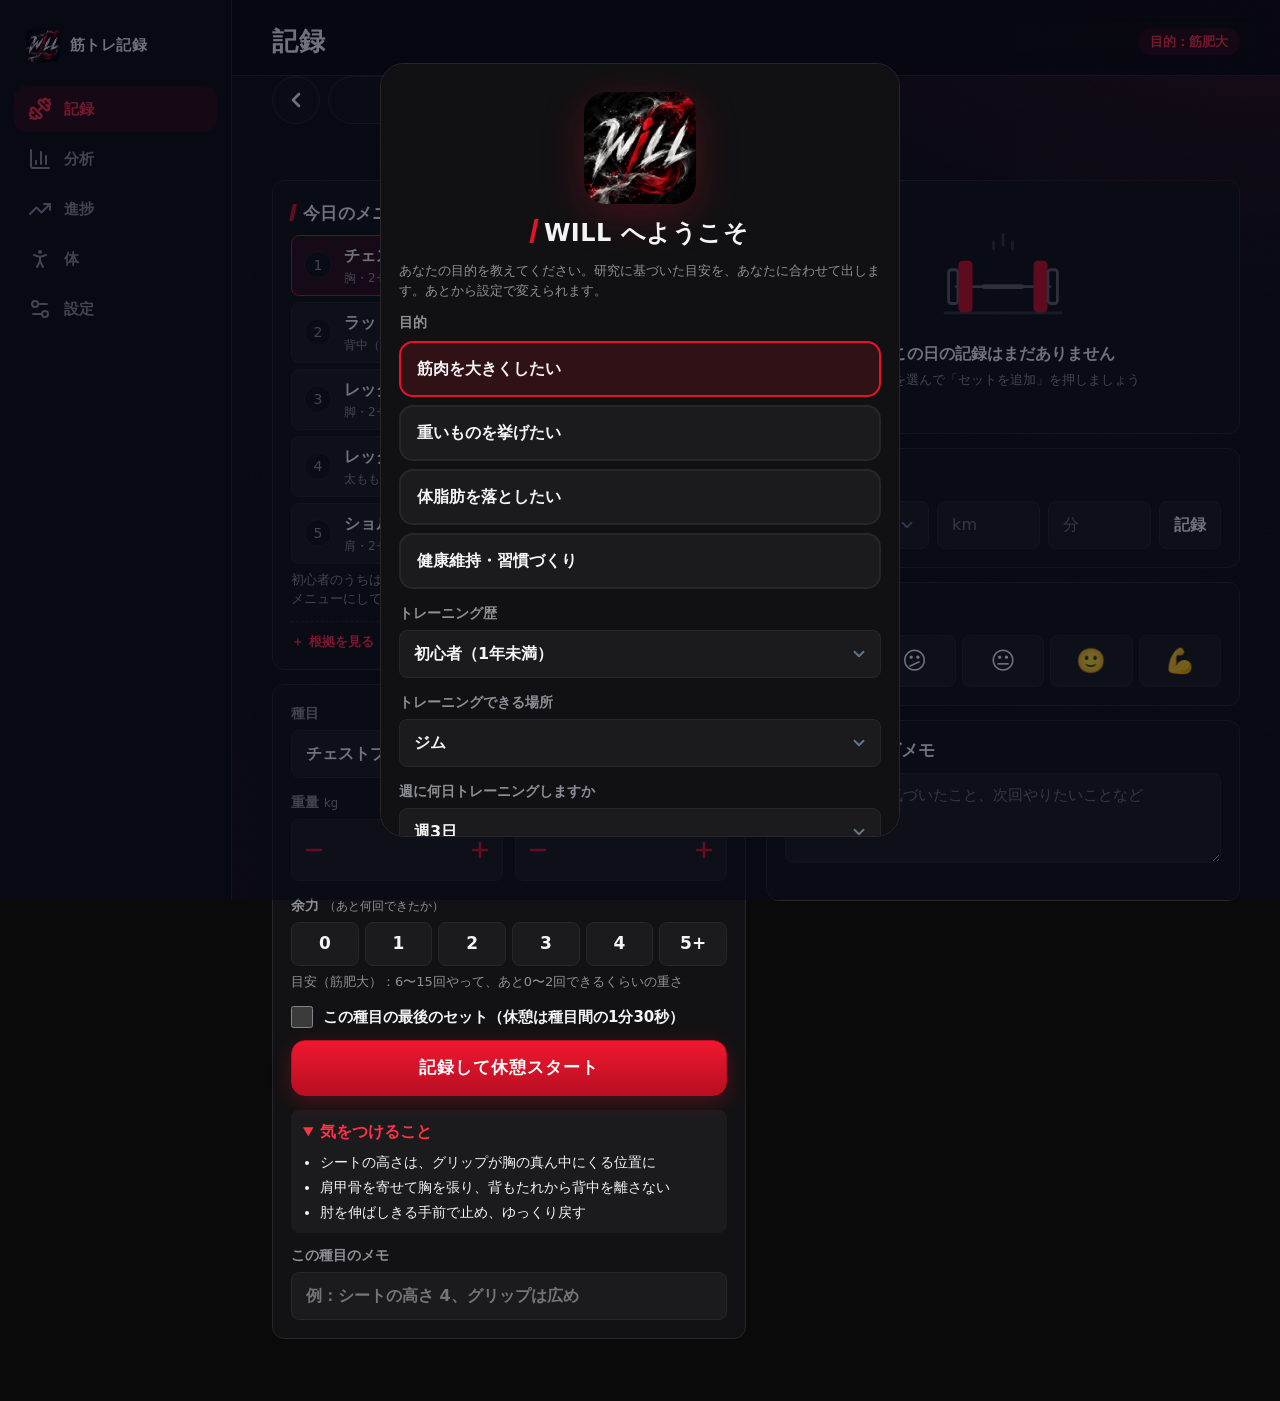
<file: index.html>
<!doctype html>
<html lang="ja">
<head>
  <meta charset="utf-8">
  <meta name="viewport" content="width=device-width, initial-scale=1, viewport-fit=cover">
  <!-- 読み込めるものを、このサイト・Supabase・Google Fonts だけに制限する（不正なスクリプトの実行を防ぐ） -->
  <meta http-equiv="Content-Security-Policy" content="default-src 'self'; script-src 'self'; style-src 'self' 'unsafe-inline' https://fonts.googleapis.com; font-src https://fonts.gstatic.com; img-src 'self' data: blob:; media-src 'self' blob:; connect-src 'self' https://*.supabase.co wss://*.supabase.co https://fonts.googleapis.com https://fonts.gstatic.com; worker-src 'self'; manifest-src 'self'; object-src 'none'; base-uri 'self'; form-action 'self'">
  <meta name="referrer" content="no-referrer">
  <meta name="theme-color" content="#0A0A0B">
  <meta name="description" content="研究に基づいて、目的に合わせたトレーニングの目安と弱点を教えてくれる筋トレ記録アプリ">
  <title>WILL | 科学で鍛える筋トレ記録</title>
  <link rel="manifest" href="manifest.webmanifest">
  <link rel="icon" href="icons/favicon-96.png" sizes="96x96" type="image/png">
  <link rel="icon" href="icons/favicon-32.png" sizes="32x32" type="image/png">
  <link rel="apple-touch-icon" href="icons/apple-touch-icon.png">
  <meta name="apple-mobile-web-app-capable" content="yes">
  <meta name="apple-mobile-web-app-title" content="WILL">
  <link rel="preconnect" href="https://fonts.googleapis.com">
  <link rel="preconnect" href="https://fonts.gstatic.com" crossorigin>
  <link rel="stylesheet" href="https://fonts.googleapis.com/css2?family=M+PLUS+1:wght@400;500;700;800;900&family=Oswald:wght@500;600;700&display=swap">
  <link rel="stylesheet" href="style.css">
</head>
<body>
  <header class="topbar">
    <h1 class="brand"><i data-logo class="logo-mark"></i><span class="sr-only">WILL</span></h1>
    <span id="page-title" class="page-title">記録</span>
    <span id="goal-badge" class="badge"></span>
  </header>

  <main>
    <!-- 記録 -->
    <section id="tab-log" class="tab active">
      <div class="date-nav">
        <button type="button" id="date-prev" class="icon-btn" aria-label="前の日"><i data-icon="chevron-left" class="icon"></i></button>
        <label class="date-label">
          <span id="date-text"></span>
          <input type="date" id="log-date" aria-label="日付を選ぶ">
        </label>
        <button type="button" id="date-next" class="icon-btn" aria-label="次の日"><i data-icon="chevron-right" class="icon"></i></button>
      </div>
      <p id="cycle-info" class="pill hidden"></p>
      <p id="streak" class="streak"></p>

      <div class="log-grid">
      <div class="log-main">
      <div id="menu-card" class="card menu-card hidden"></div>

      <form id="add-set-form" class="card">
        <div class="field">
          <label for="exercise-input" class="field-label">種目</label>
          <div class="combo" id="exercise-combo">
            <input type="text" id="exercise-input" role="combobox" aria-expanded="false" aria-controls="exercise-options"
              aria-autocomplete="list" autocomplete="off" autocapitalize="off" spellcheck="false" placeholder="入力して検索（例：ベンチ、胸）">
            <button type="button" class="combo-toggle" id="exercise-toggle" tabindex="-1" aria-label="種目の一覧を開く"><i data-icon="chevron-down" class="icon"></i></button>
            <ul id="exercise-options" class="combo-list hidden" role="listbox" aria-label="種目の候補"></ul>
          </div>
          <input type="hidden" id="exercise-select">
          <div id="new-exercise-inline" class="new-inline hidden">
            <span>「<b id="new-ex-name"></b>」を追加。主に鍛える部位：</span>
            <select id="new-ex-muscle" aria-label="主に鍛える部位"></select>
            <button type="button" id="new-ex-add" class="small primary">追加</button>
            <button type="button" id="new-ex-cancel" class="small">やめる</button>
          </div>
        </div>
        <div id="suggestion" class="suggestion hidden"></div>

        <div id="sides" class="sides hidden" role="group" aria-label="右と左">
          <button type="button" data-side="右" class="on">右</button>
          <button type="button" data-side="左">左</button>
        </div>

        <div id="warmup" class="warmup hidden">
          <div>
            <span class="warmup-label">アップ（数えません）</span>
            <strong id="warmup-text"></strong>
          </div>
          <button type="button" id="warmup-done" class="small">アップ完了</button>
        </div>

        <div class="steppers">
          <div class="stepper">
            <span class="stepper-label">重量 <small>kg</small></span>
            <div class="stepper-ctrl">
              <button type="button" class="step" data-target="weight" data-delta="-2.5" aria-label="重量を減らす"><i data-icon="minus" class="icon"></i></button>
              <input type="number" id="weight" inputmode="decimal" step="0.5" min="0" required aria-label="重量 (kg)">
              <button type="button" class="step" data-target="weight" data-delta="2.5" aria-label="重量を増やす"><i data-icon="plus" class="icon"></i></button>
            </div>
          </div>
          <div class="stepper">
            <span class="stepper-label">回数</span>
            <div class="stepper-ctrl">
              <button type="button" class="step" data-target="reps" data-delta="-1" aria-label="回数を減らす"><i data-icon="minus" class="icon"></i></button>
              <input type="number" id="reps" inputmode="numeric" step="1" min="1" required aria-label="回数">
              <button type="button" class="step" data-target="reps" data-delta="1" aria-label="回数を増やす"><i data-icon="plus" class="icon"></i></button>
            </div>
          </div>
        </div>

        <div class="field">
          <span>余力 <small>（あと何回できたか）</small></span>
          <input type="hidden" id="rir" value="">
          <div class="chip-row" id="rir-chips" role="radiogroup" aria-label="余力">
            <button type="button" data-v="0">0</button>
            <button type="button" data-v="1">1</button>
            <button type="button" data-v="2">2</button>
            <button type="button" data-v="3">3</button>
            <button type="button" data-v="4">4</button>
            <button type="button" data-v="5">5+</button>
          </div>
          <p class="hint" id="rir-target"></p>
        </div>

        <label class="check last-set"><input type="checkbox" id="last-set"> この種目の最後のセット（休憩は種目間の1分30秒）</label>

        <button type="submit" class="primary big-btn">記録して休憩スタート</button>

        <details id="tips" class="tips hidden">
          <summary>気をつけること</summary>
          <ul id="tips-list"></ul>
        </details>
        <label class="ex-note">この種目のメモ
          <input type="text" id="ex-note" placeholder="例：シートの高さ 4、グリップは広め" autocomplete="off">
        </label>
      </form>

      <div id="timer" class="card timer-card hidden">
        <div class="dial" id="dial">
          <svg viewBox="0 0 200 200" aria-hidden="true">
            <circle class="dial-bg" cx="100" cy="100" r="90"></circle>
            <circle class="dial-fg" id="dial-ring" cx="100" cy="100" r="90"></circle>
          </svg>
          <div class="dial-readout">
            <div class="dial-time" id="timer-display" role="timer" aria-live="off">0:00</div>
            <div class="dial-label" id="timer-label">休憩</div>
          </div>
        </div>
        <p id="timer-banner" class="timer-banner hidden">休憩終了。次のセットへ</p>
        <div class="timer-controls">
          <button type="button" id="timer-minus" aria-label="15秒減らす">−15秒</button>
          <button type="button" id="timer-toggle" class="primary">一時停止</button>
          <button type="button" id="timer-plus" aria-label="15秒増やす">+15秒</button>
        </div>
        <button type="button" id="sound-off" class="sound-off hidden">🔇 音がオフになっています。タップしてオン</button>
        <button type="button" id="timer-stop" class="small ghost">タイマーを閉じる</button>
      </div>
      </div>

      <div class="log-side">
      <div id="day-log"></div>

      <div class="card">
        <h2>有酸素</h2>
        <form id="cardio-form" class="cardio-form">
          <select id="cardio-type" aria-label="種類"></select>
          <input type="number" id="cardio-km" inputmode="decimal" step="0.1" min="0" placeholder="km" aria-label="距離 (km)">
          <input type="number" id="cardio-min" inputmode="numeric" step="1" min="0" placeholder="分" aria-label="時間 (分)">
          <button type="submit">記録</button>
        </form>
        <ul id="cardio-list" class="sets"></ul>
      </div>

      <div class="card">
        <h2>今日の調子</h2>
        <div class="chip-row emoji" id="condition" role="radiogroup" aria-label="今日の調子">
          <button type="button" data-v="1" aria-label="とても悪い">😫</button>
          <button type="button" data-v="2" aria-label="悪い">😕</button>
          <button type="button" data-v="3" aria-label="ふつう">😐</button>
          <button type="button" data-v="4" aria-label="良い">🙂</button>
          <button type="button" data-v="5" aria-label="とても良い">💪</button>
        </div>
      </div>

      <div class="card">
        <h2>トレーニングメモ</h2>
        <textarea id="day-note" rows="3" placeholder="今日の体調、気づいたこと、次回やりたいことなど"></textarea>
        <p class="hint" id="day-note-saved" aria-live="polite"></p>
      </div>
          </div>
      </div>
    </section>

    <!-- 分析 -->
    <section id="tab-analysis" class="tab">
      <div id="analysis"></div>
    </section>

    <!-- 進捗 -->
    <section id="tab-progress" class="tab">
      <div class="cols">
      <div>
      <label class="field">種目
        <select id="graph-exercise"></select>
      </label>
      <div class="segmented" id="metric-select" role="radiogroup" aria-label="グラフの指標">
        <button type="button" data-metric="max" class="on">最大重量</button>
        <button type="button" data-metric="e1rm">推定1RM</button>
        <button type="button" data-metric="volume">総挙上量</button>
      </div>
      <div id="graph" class="card"></div>
      </div>

      <div class="card">
        <h2>今週のまとめをシェア</h2>
        <p class="hint">今週の記録を画像にして、SNS に投稿できます。</p>
        <button type="button" id="share-week"><i data-icon="share-2" class="icon"></i>画像を作る</button>
        <img id="share-preview" class="share-preview hidden" alt="今週のまとめ画像">
      </div>
      </div>

      <h2 class="section-title">履歴</h2>
      <div id="history-list"></div>
    </section>

    <!-- 体 -->
    <section id="tab-body" class="tab">
      <div id="body-tiles" class="tiles"></div>
      <div class="card">
        <h2>体重</h2>
        <form id="bodyweight-form" class="row">
          <input type="date" id="bw-date" aria-label="日付">
          <input type="number" id="bw-value" inputmode="decimal" step="0.1" min="20" max="300" placeholder="kg" required aria-label="体重 (kg)">
          <button type="submit">記録</button>
        </form>
        <div id="bw-summary"></div>
        <div id="bw-graph"></div>
      </div>

      <div class="card" id="protein-card"></div>

      <div class="card">
        <h2>サイズ</h2>
        <p class="hint">写真より正確に変化がわかります。メジャーで、毎回同じ場所をはかりましょう。</p>
        <form id="measure-form">
          <input type="date" id="ms-date" aria-label="日付">
          <div class="grid2">
            <label>ウエスト (cm)<input type="number" step="0.1" min="0" inputmode="decimal" data-key="waist"></label>
            <label>胸囲 (cm)<input type="number" step="0.1" min="0" inputmode="decimal" data-key="chest"></label>
            <label>腕 (cm)<input type="number" step="0.1" min="0" inputmode="decimal" data-key="arm"></label>
            <label>太もも (cm)<input type="number" step="0.1" min="0" inputmode="decimal" data-key="thigh"></label>
            <label>お尻 (cm)<input type="number" step="0.1" min="0" inputmode="decimal" data-key="hip"></label>
          </div>
          <button type="submit">記録</button>
        </form>
        <div id="measure-summary"></div>
      </div>

      <a class="card link-card" href="photo.html">
        <i data-icon="camera" class="icon link-icon"></i>
        <div>
          <h2>体の写真</h2>
          <p class="hint">前回の写真を重ねて同じ位置で撮り、見た目の変化を比べられます。</p>
        </div>
      </a>

      <div class="card" id="cycle-card"></div>

      <div class="card coming-soon">
        <h2><i data-icon="sparkles" class="icon"></i>AI 食事アドバイス <span class="badge">準備中</span></h2>
        <p class="hint">食事の写真や内容から、目的に合わせて改善点を AI がアドバイスする機能を準備しています。AI の利用料がかかるため、有料プランでの提供を予定しています。</p>
      </div>
    </section>

    <!-- 設定 -->
    <section id="tab-settings" class="tab">
      <form id="profile-form" class="card">
        <h2>あなたについて</h2>
        <label>目的
          <select id="pf-goal"></select>
        </label>
        <label>トレーニング歴
          <select id="pf-experience"></select>
        </label>
        <label>トレーニングできる場所
          <select id="pf-equipment"></select>
        </label>
        <div class="row">
          <label>週に何日
            <input type="number" id="pf-days" min="1" max="7" step="1" inputmode="numeric">
          </label>
          <label>身長 (cm)
            <input type="number" id="pf-height" min="100" max="250" step="0.1" inputmode="decimal">
          </label>
        </div>
        <label>性別（任意）
          <select id="pf-sex">
            <option value="">回答しない</option>
            <option value="female">女性</option>
            <option value="male">男性</option>
          </select>
        </label>
        <fieldset>
          <legend>特に伸ばしたい部位</legend>
          <div id="pf-focus" class="chips"></div>
        </fieldset>
        <fieldset>
          <legend>痛めている・避けたい部位</legend>
          <div id="pf-avoid" class="chips"></div>
        </fieldset>
        <label class="check"><input type="checkbox" id="pf-cycle"> 生理周期を記録する</label>
        <button type="submit" class="primary">保存</button>
        <p id="profile-saved" class="hint" role="status"></p>
      </form>

      <div class="card" id="menu-settings">
        <h2>今日のメニュー</h2>
        <label class="check"><input type="checkbox" id="mn-enabled"> 記録画面に今日のメニューを出す</label>
        <label>分け方
          <select id="mn-split"></select>
        </label>
        <div id="mn-custom" class="hidden">
          <p class="hint">日ごとに種目を決めます。上から順番に回り、休んだ日は数えません（急に休んでも、次の日に続きが出ます）。今日やる日は、記録画面のメニューの右上でも選び直せます。</p>
          <div id="mn-days"></div>
          <button type="button" id="mn-add-day" class="small">＋ 日を追加</button>
        </div>
        <div id="mn-auto">
        <label>種目の選び方
          <select id="mn-style"></select>
        </label>
        <label>1回の種目数
          <select id="mn-size">
            <option value="">おまかせ</option>
            <option value="4">4種目</option>
            <option value="5">5種目</option>
            <option value="6">6種目</option>
          </select>
        </label>
        <p class="hint" id="mn-pins-info"></p>
        <button type="button" id="mn-reset-pins" class="small">固定した種目をリセット</button>
        <p class="hint">メニューの「入れ替え」で選んだ種目は、次回からも同じものが出ます。自分で追加した種目も候補になります。</p>
        </div>
      </div>

      <div class="card">
        <h2>種目</h2>
        <ul id="exercise-list" class="plain"></ul>
        <form id="add-exercise-form">
          <input type="text" id="new-exercise" placeholder="種目名" required>
          <div class="row">
            <label>主に使う部位
              <select id="new-primary"></select>
            </label>
            <label>補助的に使う部位
              <select id="new-secondary"><option value="">なし</option></select>
            </label>
          </div>
          <button type="submit">種目を追加</button>
        </form>
      </div>

      <div class="card">
        <h2>休憩タイマー</h2>
        <label>秒数（全種目共通にするとき）
          <input type="number" id="rest-seconds" min="0" step="15" inputmode="numeric">
        </label>
        <p class="hint">空欄にすると、種目ごとに目安の休憩時間を使います（重さを扱う種目は長め、1つの筋肉だけの種目は短め。目的の基準は <span id="rest-default"></span>秒）。0 でタイマーを使いません。</p>
        <div class="opts">
          <label class="check"><input type="checkbox" id="opt-sound"> 音</label>
          <label class="check"><input type="checkbox" id="opt-vibe"> バイブ（Android）</label>
          <label class="check"><input type="checkbox" id="opt-warn"> 残り20秒で予告音</label>
          <label class="check"><input type="checkbox" id="opt-warmup"> 1種目目の前にアップを出す</label>
        </div>
        <p class="hint">タイマー中は画面がつけたままになります。画面を消したり別のアプリに切り替えると、スマホの仕組みで音が鳴らないことがあります。iPhone はマナーモードだと鳴りません。</p>
      </div>

      <div class="card" id="account-card"></div>

      <div class="card">
        <h2>データ</h2>
        <p class="hint">ログインしていないときは、記録はこの端末のブラウザにだけ保存されます。機種変更の前にログインするか、エクスポートしてください。体の写真はクラウドにもエクスポートにも含まれません（この端末だけ）。</p>
        <div class="row">
          <button type="button" id="export">エクスポート</button>
          <label class="button">インポート
            <input type="file" id="import" accept="application/json" hidden>
          </label>
        </div>
      </div>

      <div class="card">
        <h2>このアプリについて</h2>
        <p class="hint">記録・分析・グラフ・体重・写真の機能は、ずっと無料でお使いいただけます。ログインしたときは記録がクラウドに保存され、あなた以外は見られません。ログインしないときは、この端末の中だけに保存されます。今後追加予定の AI 機能は、利用料がかかるため有料プランになる予定です。</p>
        <p class="hint">アドバイスは研究に基づく一般的な目安で、医療的な助言ではありません。持病のある方、妊娠中の方、極端な食事制限を考えている方は、医師に相談してください。</p>
        <p class="hint">ホーム画面に追加すると、アプリのように全画面で使え、電波がない場所でも記録できます。</p>
      </div>
    </section>
  </main>

  <!-- ログイン -->
  <div id="login" class="overlay login-overlay hidden" role="dialog" aria-modal="true" aria-labelledby="login-title">
    <form id="login-form" class="card sheet login-sheet">
      <div class="ob-brand"><i data-logo class="logo-mark big"></i></div>
      <h2 id="login-title">ログイン</h2>
      <p class="hint" id="login-sub">ログインすると記録がクラウドに保存され、スマホと PC で同じ記録を使えます。</p>
      <label>メールアドレス
        <input type="email" id="login-email" autocomplete="email" required>
      </label>
      <label id="login-pass-wrap">パスワード
        <input type="password" id="login-pass" autocomplete="current-password">
      </label>
      <p id="login-msg" class="login-msg" role="alert"></p>
      <button type="submit" class="primary big-btn" id="login-submit">ログイン</button>
      <div class="login-links">
        <button type="button" class="ghost small" id="login-mode">はじめての方（新規登録）</button>
        <button type="button" class="ghost small" id="login-forgot">パスワードを忘れた</button>
      </div>
      <button type="button" class="ghost small login-skip" id="login-skip">ログインせずに使う（この端末だけに保存）</button>
    </form>
    <form id="newpass-form" class="card sheet login-sheet hidden">
      <h2>新しいパスワード</h2>
      <label>新しいパスワード（10文字以上・英字と数字）
        <input type="password" id="newpass" autocomplete="new-password" minlength="10" required>
      </label>
      <p id="newpass-msg" class="login-msg" role="alert"></p>
      <button type="submit" class="primary big-btn">パスワードを変更</button>
    </form>
  </div>

  <!-- ログイン時に、端末とクラウドのどちらの記録を使うか -->
  <div id="choose-data" class="overlay hidden" role="dialog" aria-modal="true" aria-labelledby="choose-title">
    <div class="card sheet">
      <h2 id="choose-title">どちらの記録を使いますか？</h2>
      <p class="hint">この端末に、ログイン前の記録があります。クラウドにも、このアカウントの記録があります。</p>
      <p class="hint" id="choose-detail"></p>
      <button type="button" class="primary big-btn" id="choose-cloud">クラウドの記録を使う</button>
      <button type="button" id="choose-local" class="choose-local">この端末の記録でクラウドを上書き</button>
    </div>
  </div>

  <!-- 初回設定 -->
  <div id="onboarding" class="overlay hidden" role="dialog" aria-modal="true" aria-labelledby="ob-title">
    <form id="onboarding-form" class="card sheet">
      <div class="ob-brand"><i data-logo class="logo-mark big"></i></div>
      <h2 id="ob-title">WILL へようこそ</h2>
      <p class="hint">あなたの目的を教えてください。研究に基づいた目安を、あなたに合わせて出します。あとから設定で変えられます。</p>
      <fieldset>
        <legend>目的</legend>
        <div id="ob-goal" class="choices"></div>
      </fieldset>
      <label>トレーニング歴
        <select id="ob-experience"></select>
      </label>
      <label>トレーニングできる場所
        <select id="ob-equipment"></select>
      </label>
      <label>週に何日トレーニングしますか
        <select id="ob-days">
          <option value="2">週2日</option>
          <option value="3" selected>週3日</option>
          <option value="4">週4日</option>
          <option value="5">週5日以上</option>
        </select>
      </label>
      <div class="row">
        <label>体重 (kg)
          <input type="number" id="ob-weight" min="20" max="300" step="0.1" inputmode="decimal">
        </label>
        <label>身長 (cm)
          <input type="number" id="ob-height" min="100" max="250" step="0.1" inputmode="decimal">
        </label>
      </div>
      <label>性別（任意）
        <select id="ob-sex">
          <option value="">回答しない</option>
          <option value="female">女性</option>
          <option value="male">男性</option>
        </select>
      </label>
      <button type="submit" class="primary">はじめる</button>
    </form>
  </div>

  <!-- 最初の設定の続き：すでにトレーニングしている人は、今のメニューを入れる -->
  <div id="onboarding-menu" class="overlay hidden" role="dialog" aria-modal="true" aria-labelledby="obm-title">
    <div class="card sheet">
      <h2 id="obm-title">今のメニューを入れましょう</h2>
      <p class="hint">すでにトレーニングしている方は、今やっているメニューを日ごとに入れてください（例：1日目＝胸、2日目＝背中）。上から順番に回り、休んだ日は数えません。</p>
      <p class="hint">「最近」の欄に最後にやった重さと回数を入れると、初日から今日の目標（重さ・回数）が出ます。</p>
      <div id="ob-menu-days"></div>
      <button type="button" id="ob-add-day" class="small">＋ 日を追加</button>
      <button type="button" id="ob-menu-save" class="primary">このメニューではじめる</button>
      <button type="button" id="ob-menu-skip" class="ghost">あとで入れる（おまかせのメニューではじめる）</button>
    </div>
  </div>

  <div id="celebrate" class="celebrate hidden" role="status" aria-live="polite"></div>
  <button type="button" id="sound-gate" class="sound-gate hidden">
    <span class="sg-icon">🔈</span>
    <span class="sg-title">タップして音をオン</span>
    <span class="sg-sub">アプリを切り替えると、スマホの仕組みで音がオフになります</span>
  </button>

  <nav class="tabbar" aria-label="メニュー">
    <div class="side-brand" aria-hidden="true"><i data-logo class="logo-mark"></i><span class="brand-text">筋トレ記録</span></div>
    <button data-tab="log" class="on"><i data-icon="dumbbell" class="icon"></i><span>記録</span></button>
    <button data-tab="analysis"><i data-icon="chart-column" class="icon"></i><span>分析</span></button>
    <button data-tab="progress"><i data-icon="trending-up" class="icon"></i><span>進捗</span></button>
    <button data-tab="body"><i data-icon="person-standing" class="icon"></i><span>体</span></button>
    <button data-tab="settings"><i data-icon="settings-2" class="icon"></i><span>設定</span></button>
  </nav>

  <script type="module" src="js/app.js"></script>
</body>
</html>
</file>
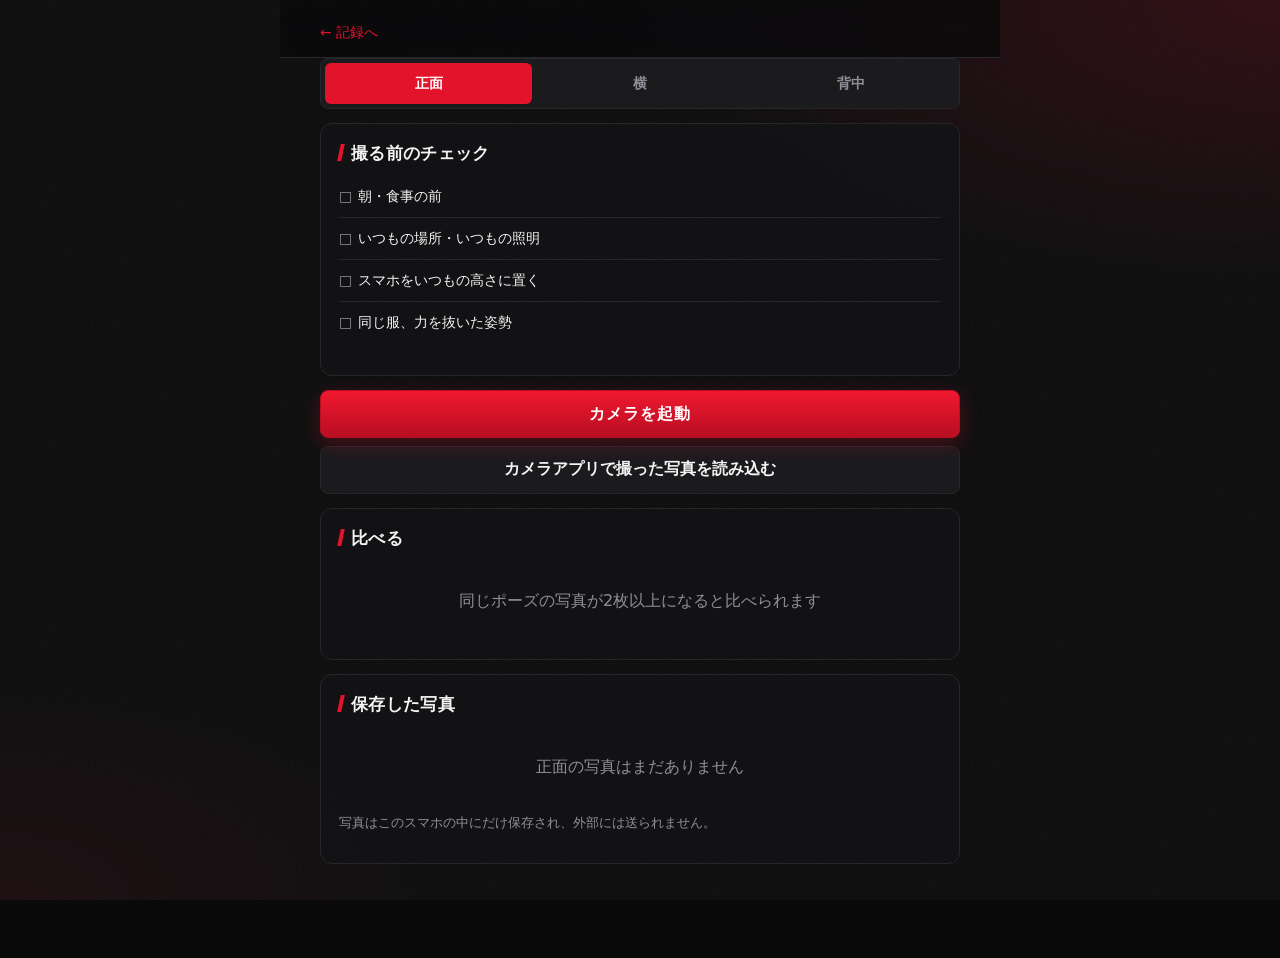
<file: photo.html>
<!doctype html>
<html lang="ja">
<head>
  <meta charset="utf-8">
  <meta name="viewport" content="width=device-width, initial-scale=1, viewport-fit=cover">
  <!-- 読み込めるものを、このサイト・Supabase・Google Fonts だけに制限する（不正なスクリプトの実行を防ぐ） -->
  <meta http-equiv="Content-Security-Policy" content="default-src 'self'; script-src 'self'; style-src 'self' 'unsafe-inline' https://fonts.googleapis.com; font-src https://fonts.gstatic.com; img-src 'self' data: blob:; media-src 'self' blob:; connect-src 'self' https://*.supabase.co wss://*.supabase.co https://fonts.googleapis.com https://fonts.gstatic.com; worker-src 'self'; manifest-src 'self'; object-src 'none'; base-uri 'self'; form-action 'self'">
  <meta name="referrer" content="no-referrer">
  <meta name="theme-color" content="#0A0A0B">
  <title>体の写真 | WILL</title>
  <link rel="icon" href="icons/favicon-96.png" sizes="96x96" type="image/png">
  <link rel="preconnect" href="https://fonts.googleapis.com">
  <link rel="preconnect" href="https://fonts.gstatic.com" crossorigin>
  <link rel="stylesheet" href="https://fonts.googleapis.com/css2?family=M+PLUS+1:wght@400;500;700;800;900&family=Oswald:wght@500;600;700&display=swap">
  <link rel="stylesheet" href="style.css">
  <link rel="stylesheet" href="photo.css">
  <link rel="manifest" href="manifest.webmanifest">
  <link rel="apple-touch-icon" href="icons/apple-touch-icon.png">
</head>
<body>
  <header class="topbar">
    <a href="./" class="back">← 記録へ</a>
    <h1>体の写真</h1>
  </header>

  <main>
    <div class="segmented" id="pose-select" role="radiogroup" aria-label="ポーズ">
      <button type="button" data-pose="front" class="on">正面</button>
      <button type="button" data-pose="side">横</button>
      <button type="button" data-pose="back">背中</button>
    </div>

    <!-- 撮影 -->
    <section id="shoot">
      <div class="card checklist">
        <h2>撮る前のチェック</h2>
        <ul class="plain">
          <li>朝・食事の前</li>
          <li>いつもの場所・いつもの照明</li>
          <li>スマホをいつもの高さに置く</li>
          <li>同じ服、力を抜いた姿勢</li>
        </ul>
      </div>

      <div id="viewfinder" class="viewfinder hidden">
        <video id="video" playsinline muted autoplay></video>
        <img id="ghost" class="ghost hidden" alt="">
        <div class="guides" aria-hidden="true">
          <span class="g-head"></span><span class="g-center"></span><span class="g-feet"></span>
        </div>
        <div id="countdown" class="countdown hidden"></div>
      </div>

      <div id="camera-controls" class="hidden">
        <label>前回の写真の濃さ
          <input type="range" id="ghost-opacity" min="0" max="80" value="40">
        </label>
        <div class="row">
          <label>タイマー
            <select id="timer-select">
              <option value="0">なし</option>
              <option value="3">3秒</option>
              <option value="10" selected>10秒</option>
            </select>
          </label>
          <button type="button" id="flip">カメラ切替</button>
        </div>
        <button type="button" id="shutter" class="primary">撮影</button>
      </div>

      <button type="button" id="start-camera" class="primary">カメラを起動</button>
      <label class="button file-button">カメラアプリで撮った写真を読み込む
        <input type="file" id="file-input" accept="image/*" hidden>
      </label>
      <p id="message" class="hint" role="status"></p>
    </section>

    <!-- 比較 -->
    <section class="card">
      <h2>比べる</h2>
      <div id="compare-empty" class="empty">同じポーズの写真が2枚以上になると比べられます</div>
      <div id="compare" class="hidden">
        <div class="row">
          <label>前
            <select id="before-select"></select>
          </label>
          <label>後
            <select id="after-select"></select>
          </label>
        </div>
        <div class="compare-view">
          <img id="before-img" alt="前の写真">
          <div id="after-clip" class="after-clip"><img id="after-img" alt="後の写真"></div>
          <div id="divider" class="divider"></div>
        </div>
        <input type="range" id="compare-slider" min="0" max="100" value="50" aria-label="前後の切り替え">
      </div>
    </section>

    <!-- 一覧 -->
    <section class="card">
      <h2>保存した写真</h2>
      <div id="gallery" class="gallery"></div>
      <p class="hint">写真はこのスマホの中にだけ保存され、外部には送られません。</p>
    </section>
  </main>

  <canvas id="canvas" hidden></canvas>
  <script src="photo.js"></script>
</body>
</html>
</file>
<file: style.css>
/* ---------- デザインの基本 ---------- */
:root {
  /* ブランドカラー「志レッド」：力が入る、深みのある赤 */
  --brand: #C8102E;
  --brand-deep: #7A0A1C;
  --ink: #111114;

  --bg: #F4F4F5;
  --card: #ffffff;
  --card-2: #F7F7F8;
  --text: #111114;
  --muted: #6B6B76;
  --border: #E6E6EA;
  --accent: #C8102E;
  --accent-strong: #A00C24;
  --accent-text: #ffffff;
  --accent-soft: #FDECEE;
  --danger: #C8102E;
  --danger-soft: #FDECEE;
  --warn: #B45309;
  --warn-soft: #FEF3C7;
  --low: #F59E0B;
  --high: #8B5CF6;
  --good: #15803D;
  --good-soft: #DCFCE7;
  --shadow: 0 1px 2px rgba(17, 17, 20, 0.04), 0 6px 20px rgba(17, 17, 20, 0.06);
  --radius: 18px;
  --tap: 48px;
  --font: "M PLUS 1", system-ui, -apple-system, "Hiragino Sans", "Hiragino Kaku Gothic ProN", "Noto Sans JP", sans-serif;
  --font-num: "Oswald", "M PLUS 1", system-ui, sans-serif;
}

@media (prefers-color-scheme: dark) {
  :root {
    --bg: #0B0B0D;
    --card: #151518;
    --card-2: #1C1C21;
    --text: #F4F4F5;
    --muted: #9A9AA6;
    --border: #26262D;
    --accent: #EF3340;
    --accent-strong: #FF6B75;
    --accent-text: #ffffff;
    --accent-soft: #2A0F13;
    --danger: #FF6B75;
    --danger-soft: #2A0F13;
    --warn: #FBBF24;
    --warn-soft: #33260A;
    --good: #4ADE80;
    --good-soft: #0F2A1A;
    --shadow: none;
  }
}

* { box-sizing: border-box; -webkit-tap-highlight-color: transparent; }

body {
  margin: 0;
  background: var(--bg);
  color: var(--text);
  font-family: var(--font);
  font-size: 16px;
  line-height: 1.5;
  padding-bottom: calc(76px + env(safe-area-inset-bottom));
}

h1, h2, h3 { line-height: 1.3; }

/* ---------- ヘッダー ---------- */
.topbar {
  position: sticky; top: 0; z-index: 5;
  display: flex; justify-content: space-between; align-items: center;
  padding: calc(12px + env(safe-area-inset-top)) 16px 12px;
  background: color-mix(in srgb, var(--bg) 88%, transparent);
  backdrop-filter: blur(12px);
  -webkit-backdrop-filter: blur(12px);
}
.topbar h1 { margin: 0; font-size: 22px; font-weight: 800; letter-spacing: 0.02em; }

main { max-width: 560px; margin: 0 auto; padding: 4px 16px 16px; }

.tab { display: none; }
.tab.active { display: block; animation: fade 0.18s ease-out; }
@keyframes fade { from { opacity: 0; transform: translateY(4px); } to { opacity: 1; transform: none; } }
@media (prefers-reduced-motion: reduce) { .tab.active { animation: none; } }

/* ---------- カード ---------- */
.card {
  background: var(--card);
  border: 1px solid var(--border);
  border-radius: var(--radius);
  box-shadow: var(--shadow);
  padding: 18px;
  margin: 0 0 14px;
}
.card h2 { margin: 0 0 12px; font-size: 17px; font-weight: 700; }
.card h3 { margin: 0 0 8px; font-size: 16px; font-weight: 700; }
.section-title { font-size: 17px; font-weight: 700; margin: 24px 4px 10px; }

/* ---------- 入力 ---------- */
label, .field { display: block; flex: 1; color: var(--muted); font-size: 14px; font-weight: 600; margin-bottom: 14px; }
label input, label select, .field select { margin-top: 6px; }
small { font-weight: 400; color: var(--muted); }

input, select, button, .button {
  width: 100%;
  min-height: var(--tap);
  font: inherit;
  font-size: 16px;
  color: var(--text);
  background: var(--card-2);
  border: 1px solid var(--border);
  border-radius: 12px;
  padding: 10px 14px;
}
select {
  appearance: none; -webkit-appearance: none;
  background-image: url("data:image/svg+xml,%3Csvg xmlns='http://www.w3.org/2000/svg' viewBox='0 0 24 24' fill='none' stroke='%2364748b' stroke-width='2.5' stroke-linecap='round' stroke-linejoin='round'%3E%3Cpath d='M6 9l6 6 6-6'/%3E%3C/svg%3E");
  background-repeat: no-repeat; background-position: right 12px center; background-size: 18px;
  padding-right: 40px;
  font-weight: 600;
}
input:focus-visible, select:focus-visible, button:focus-visible, .button:focus-within {
  outline: 3px solid color-mix(in srgb, var(--accent) 45%, transparent);
  outline-offset: 1px;
}
button, .button {
  cursor: pointer; text-align: center; font-weight: 600;
  display: inline-flex; align-items: center; justify-content: center; gap: 6px;
  transition: transform 0.08s ease, background 0.15s ease;
}
button:active { transform: scale(0.97); }
button.primary { background: var(--accent); color: var(--accent-text); border-color: var(--accent); font-weight: 700; }
button.big-btn { min-height: 56px; font-size: 17px; border-radius: 14px; }
button.danger { color: var(--danger); }
button.small { width: auto; min-height: 36px; padding: 4px 12px; font-size: 14px; border-radius: 10px; }
button.ghost { background: transparent; border-color: transparent; }

.row { display: flex; gap: 12px; align-items: flex-end; }
.row > * { flex: 1; }
.row > button { flex: 0 0 auto; width: auto; }
.grid2 { display: grid; grid-template-columns: 1fr 1fr; gap: 0 12px; margin-top: 14px; }

.hidden { display: none !important; }
.hint { color: var(--muted); font-size: 13px; font-weight: 400; margin: 6px 0 12px; }
.empty { color: var(--muted); text-align: center; padding: 28px 0; margin: 0; }
.good { color: var(--good); }
.big { font-size: 28px; font-weight: 800; margin: 2px 0 4px; letter-spacing: -0.01em; }

.badge {
  display: inline-flex; align-items: center;
  font-size: 13px; font-weight: 700;
  padding: 4px 12px; border-radius: 999px;
  background: var(--accent-soft); color: var(--accent-strong);
}
.pill {
  display: inline-block; font-size: 13px; font-weight: 600; color: var(--muted);
  background: var(--card); border: 1px solid var(--border); border-radius: 999px;
  padding: 4px 12px; margin: 0 0 12px;
}

/* ---------- 日付の切り替え ---------- */
.date-nav { display: flex; align-items: center; gap: 8px; margin-bottom: 14px; }
.icon-btn {
  flex: 0 0 var(--tap); width: var(--tap); padding: 0;
  font-size: 26px; line-height: 1; border-radius: 50%;
  background: var(--card); box-shadow: var(--shadow);
}
.date-label {
  position: relative; flex: 1; margin: 0;
  min-height: var(--tap);
  display: flex; align-items: center; justify-content: center;
  background: var(--card); border: 1px solid var(--border); border-radius: 999px; box-shadow: var(--shadow);
  color: var(--text); font-size: 16px; font-weight: 700;
}
.date-label input {
  position: absolute; inset: 0; opacity: 0; margin: 0; cursor: pointer; min-height: 0;
}
.date-label input::-webkit-calendar-picker-indicator { position: absolute; inset: 0; width: 100%; height: 100%; opacity: 0; cursor: pointer; }

/* ---------- 重量・回数のステッパー ---------- */
.steppers { display: grid; grid-template-columns: 1fr 1fr; gap: 12px; margin-bottom: 14px; }
.stepper-label { display: block; color: var(--muted); font-size: 14px; font-weight: 600; margin-bottom: 6px; }
.stepper-ctrl {
  display: grid; grid-template-columns: 44px 1fr 44px; align-items: center;
  background: var(--card-2); border: 1px solid var(--border); border-radius: 14px; overflow: hidden;
}
.stepper-ctrl input {
  border: none; background: transparent; border-radius: 0; padding: 0;
  min-height: 60px; text-align: center; font-size: 26px; font-weight: 800;
  font-variant-numeric: tabular-nums; -moz-appearance: textfield;
}
.stepper-ctrl input::-webkit-outer-spin-button,
.stepper-ctrl input::-webkit-inner-spin-button { -webkit-appearance: none; margin: 0; }
.stepper-ctrl .step {
  min-height: 60px; border: none; border-radius: 0; background: transparent;
  font-size: 24px; color: var(--accent-strong); padding: 0;
}
.stepper-ctrl .step:active { background: var(--accent-soft); }

/* ---------- チップ（余力・調子） ---------- */
.chip-row { display: grid; grid-template-columns: repeat(6, 1fr); gap: 6px; margin-top: 6px; }
.chip-row.emoji { grid-template-columns: repeat(5, 1fr); margin-top: 0; }
.chip-row button {
  min-height: 44px; padding: 0; font-size: 17px; font-weight: 700;
  background: var(--card-2); color: var(--text); border-radius: 12px;
}
.chip-row.emoji button { font-size: 24px; min-height: 52px; }
.chip-row button.on { background: var(--accent); border-color: var(--accent); color: var(--accent-text); }
.chip-row.emoji button.on { background: var(--accent-soft); border-color: var(--accent); }

/* ---------- 提案 ---------- */
.suggestion {
  border-radius: 14px; padding: 12px 14px; margin: -2px 0 16px;
  background: var(--accent-soft); color: var(--text); font-size: 14px;
}
.suggestion .label { font-size: 12px; font-weight: 700; color: var(--accent-strong); letter-spacing: 0.04em; }
.suggestion strong { display: block; margin: 2px 0; font-size: 20px; font-weight: 800; }
.suggestion .prev { color: var(--muted); font-size: 13px; }
.suggestion .hint { margin: 4px 0 0; color: var(--text); opacity: 0.8; }

/* ---------- 休憩タイマー ---------- */
.timer {
  position: sticky; top: calc(64px + env(safe-area-inset-top)); z-index: 4;
  display: flex; align-items: center; justify-content: space-between; gap: 12px;
  margin: 0 0 14px; padding: 14px 18px; border-radius: var(--radius);
  background: var(--text); color: var(--bg);
}
.timer-label { display: block; font-size: 12px; font-weight: 700; opacity: 0.7; }
.timer strong { font-size: 34px; font-weight: 800; font-variant-numeric: tabular-nums; line-height: 1.1; }
.timer button { width: auto; background: transparent; color: inherit; border-color: color-mix(in srgb, var(--bg) 40%, transparent); }
.timer.done { background: var(--accent); color: var(--accent-text); }

/* ---------- その日の記録 ---------- */
.exercise-block h3 { display: flex; justify-content: space-between; align-items: baseline; }
.exercise-block h3 .count { font-size: 13px; color: var(--muted); font-weight: 600; }
.sets { list-style: none; margin: 0; padding: 0; }
.sets li {
  display: grid; grid-template-columns: 28px 1fr auto auto; align-items: center; gap: 10px;
  padding: 8px 0; border-top: 1px solid var(--border);
  font-variant-numeric: tabular-nums;
}
.sets li:first-child { border-top: none; }
.sets .no {
  width: 28px; height: 28px; border-radius: 50%; display: grid; place-items: center;
  background: var(--card-2); font-size: 13px; font-weight: 700; color: var(--muted);
}
.sets .main { font-size: 17px; font-weight: 700; }
.sets .main small { font-size: 13px; }
.sets .rir { font-size: 12px; font-weight: 700; color: var(--accent-strong); background: var(--accent-soft); border-radius: 999px; padding: 2px 8px; }
.sets .del { min-height: 44px; width: 44px; margin-right: -8px; padding: 0; border: none; background: transparent; color: var(--muted); font-size: 18px; }

/* 有酸素：種類・距離・時間・記録ボタンを1行に */
.cardio-form { display: grid; grid-template-columns: minmax(0, 1.4fr) minmax(0, 1fr) minmax(0, 1fr) auto; gap: 8px; }
.cardio-form button { width: auto; padding: 0 14px; }
#cardio-list:not(:empty) { margin-top: 8px; }

/* ---------- 一覧 ---------- */
.plain { list-style: none; margin: 0 0 14px; padding: 0; }
.plain li { display: flex; justify-content: space-between; align-items: center; gap: 8px; padding: 10px 0; border-top: 1px solid var(--border); }
.plain li:first-child { border-top: none; }
.muscles { display: block; color: var(--muted); font-size: 12px; font-weight: 400; }

.history-day { cursor: pointer; padding: 14px 18px; display: flex; justify-content: space-between; align-items: center; gap: 8px; }
.history-day .date { font-weight: 700; }
.history-day .summary { color: var(--muted); font-size: 13px; margin-top: 2px; }
.history-day::after { content: "›"; color: var(--muted); font-size: 22px; }

/* ---------- セグメント切り替え ---------- */
.segmented {
  display: grid; grid-auto-flow: column; grid-auto-columns: 1fr; gap: 4px;
  padding: 4px; margin-bottom: 14px;
  background: var(--card-2); border: 1px solid var(--border); border-radius: 14px;
}
.segmented button { min-height: 40px; border: none; background: transparent; border-radius: 10px; font-size: 14px; color: var(--muted); }
.segmented button.on { background: var(--card); color: var(--text); box-shadow: var(--shadow); }
@media (prefers-color-scheme: dark) { .segmented button.on { background: var(--border); } }

/* ---------- 数字のタイル ---------- */
.tiles { display: grid; grid-template-columns: repeat(3, 1fr); gap: 10px; margin-bottom: 14px; }
.tile {
  background: var(--card); border: 1px solid var(--border); border-radius: 16px; box-shadow: var(--shadow);
  padding: 12px; min-width: 0;
}
.tile .t-label { font-size: 12px; color: var(--muted); font-weight: 600; }
.tile .t-value { font-size: 22px; font-weight: 800; font-variant-numeric: tabular-nums; line-height: 1.2; margin-top: 2px; overflow-wrap: anywhere; }
.tile .t-value small { font-size: 12px; font-weight: 600; }
.tile .t-sub { font-size: 11px; color: var(--muted); margin-top: 2px; }
.tile.warn { background: var(--warn-soft); border-color: transparent; }
.tile.warn .t-value { color: var(--warn); }
.tile.bad { background: var(--danger-soft); border-color: transparent; }
.tile.bad .t-value { color: var(--danger); }
.tile.ok .t-value { color: var(--accent); }

/* ---------- 分析 ---------- */
.hero {
  position: relative; overflow: hidden;
  background: linear-gradient(135deg, var(--brand) 0%, var(--brand-deep) 70%, var(--ink) 130%);
  color: #fff; border: none;
}
.hero > * { position: relative; }
.hero h2 { color: #fff; opacity: 0.9; font-size: 14px; margin-bottom: 4px; }
.hero .headline { font-size: 21px; font-weight: 800; margin: 0 0 6px; line-height: 1.35; }
.hero p { margin: 0; opacity: 0.92; font-size: 14px; }

.targets { width: 100%; border-collapse: collapse; font-size: 15px; }
.targets th { text-align: left; font-weight: 600; color: var(--muted); padding: 10px 0; width: 42%; font-size: 14px; }
.targets td { padding: 10px 0; font-weight: 700; font-variant-numeric: tabular-nums; }
.targets tr + tr { border-top: 1px solid var(--border); }

.bars { display: grid; gap: 10px; margin: 4px 0 8px; }
.bar-row { display: grid; grid-template-columns: 6em 1fr 2.6em; align-items: center; gap: 10px; font-size: 14px; }
.bar-label { font-weight: 600; white-space: nowrap; overflow: hidden; text-overflow: ellipsis; }
.bar-track { position: relative; height: 18px; background: var(--card-2); border-radius: 9px; overflow: hidden; }
.bar-target { position: absolute; top: 0; bottom: 0; background: color-mix(in srgb, var(--accent) 18%, transparent); }
.bar-fill { position: absolute; top: 4px; bottom: 4px; left: 4px; border-radius: 6px; background: var(--accent); max-width: calc(100% - 8px); }
.bar-row.low .bar-fill { background: var(--low); }
.bar-row.minor .bar-fill, .bar-row.skip .bar-fill { background: var(--muted); }
.bar-row.high .bar-fill { background: var(--high); }
.bar-value { text-align: right; font-weight: 800; font-variant-numeric: tabular-nums; }
.bar-row.low .bar-value { color: var(--warn); }
.bar-row.skip { opacity: 0.45; }
.legend { display: flex; flex-wrap: wrap; gap: 12px; font-size: 12px; color: var(--muted); margin: 6px 0 0; }
.legend i { display: inline-block; width: 10px; height: 10px; border-radius: 3px; margin-right: 4px; vertical-align: -1px; }

.advice { list-style: none; margin: 0; padding: 0; display: grid; gap: 10px; }
.advice li {
  padding: 12px 14px; border-radius: 14px; background: var(--card-2);
  border-left: 4px solid var(--border);
}
.advice li.bad { border-left-color: var(--low); }
.advice li.warn { border-left-color: var(--high); }
.advice li.good { border-left-color: var(--good); color: var(--text); }
.advice li strong { display: block; font-size: 15px; }
.advice .hint { margin: 4px 0 0; }
.advice .try { margin-top: 6px; display: flex; flex-wrap: wrap; gap: 6px; }
.advice .try span { font-size: 12px; font-weight: 700; padding: 3px 10px; border-radius: 999px; background: var(--accent-soft); color: var(--accent-strong); }

.notice { border-radius: 14px; padding: 12px 14px; margin: 8px 0; font-size: 14px; }
.notice p { margin: 2px 0; }
.notice.warn { background: var(--warn-soft); color: var(--warn); }
.notice.good { background: var(--accent-soft); color: var(--accent-strong); }
.notice.info { background: var(--card-2); color: var(--text); }

.evidence { margin-top: 12px; font-size: 13px; border-top: 1px dashed var(--border); padding-top: 10px; }
.evidence summary { color: var(--accent-strong); cursor: pointer; font-weight: 700; list-style: none; }
.evidence summary::-webkit-details-marker { display: none; }
.evidence summary::before { content: "＋ "; }
.evidence[open] summary::before { content: "－ "; }
.evidence p { margin: 4px 0; color: var(--text); }
.evidence ul { margin: 4px 0 8px; padding-left: 1.2em; color: var(--muted); }
.evidence strong { display: block; margin-top: 10px; }

/* ---------- グラフ ---------- */
.chart { width: 100%; height: auto; display: block; }
.chart .axis { stroke: var(--border); }
.chart .line { stroke: var(--accent); fill: none; stroke-width: 3; stroke-linejoin: round; stroke-linecap: round; }
.chart .area { fill: color-mix(in srgb, var(--accent) 14%, transparent); stroke: none; }
.chart .dot { fill: var(--card); stroke: var(--accent); stroke-width: 2.5; }
.chart text { fill: var(--muted); font-size: 11px; }
.graph-head { display: flex; align-items: baseline; gap: 8px; margin-bottom: 6px; }
.graph-head .big { margin: 0; }
.delta { font-size: 14px; font-weight: 700; color: var(--accent); }
.delta.neg { color: var(--muted); }

.share-preview { width: 100%; border-radius: 12px; margin-top: 12px; }

/* ---------- 体 ---------- */
.link-card { display: flex; justify-content: space-between; align-items: center; text-decoration: none; color: var(--text); }
.link-card h2 { margin-bottom: 4px; }
.link-card .hint { margin: 0; }
.link-card::after { content: "›"; font-size: 28px; color: var(--muted); }
.coming-soon { border-style: dashed; box-shadow: none; }

/* ---------- 設定 ---------- */
fieldset { border: none; padding: 0; margin: 0 0 14px; }
legend { color: var(--muted); font-size: 14px; font-weight: 600; margin-bottom: 8px; padding: 0; }
.chips { display: flex; flex-wrap: wrap; gap: 8px; }
.chip { flex: none; margin: 0; }
.chip input { position: absolute; opacity: 0; width: 1px; height: 1px; min-height: 0; }
.chip span {
  display: inline-block; padding: 8px 14px; border-radius: 999px;
  border: 1px solid var(--border); background: var(--card-2); color: var(--text); font-size: 14px; font-weight: 600; cursor: pointer;
}
.chip input:checked + span { background: var(--accent); color: var(--accent-text); border-color: var(--accent); }
.chip input:focus-visible + span { outline: 3px solid color-mix(in srgb, var(--accent) 45%, transparent); }
label.check { display: flex; gap: 10px; align-items: center; color: var(--text); font-size: 15px; }
label.check input { width: 22px; min-height: 22px; height: 22px; margin: 0; accent-color: var(--accent); }

/* ---------- 初回設定 ---------- */
.choices { display: grid; gap: 8px; }
.choice { margin: 0; }
.choice input { position: absolute; opacity: 0; width: 1px; height: 1px; min-height: 0; }
.choice span {
  display: block; padding: 14px 16px; border-radius: 14px; border: 2px solid var(--border);
  color: var(--text); font-size: 16px; font-weight: 700; cursor: pointer; background: var(--card-2);
}
.choice input:checked + span { border-color: var(--accent); background: var(--accent-soft); }
.choice input:focus-visible + span { outline: 3px solid color-mix(in srgb, var(--accent) 45%, transparent); }

.overlay {
  position: fixed; inset: 0; z-index: 10;
  background: rgba(2, 6, 23, 0.55);
  display: flex; align-items: flex-end; justify-content: center;
}
.sheet {
  width: 100%; max-width: 560px; margin: 0; border-radius: 24px 24px 0 0;
  max-height: 92vh; overflow-y: auto; padding: 22px 18px calc(22px + env(safe-area-inset-bottom));
}
.sheet h2 { font-size: 22px; }

/* ---------- 下のタブ ---------- */
.tabbar {
  position: fixed; left: 0; right: 0; bottom: 0; z-index: 6;
  display: grid; grid-template-columns: repeat(5, 1fr);
  background: color-mix(in srgb, var(--card) 92%, transparent);
  backdrop-filter: blur(12px); -webkit-backdrop-filter: blur(12px);
  border-top: 1px solid var(--border);
  padding: 6px 4px calc(6px + env(safe-area-inset-bottom));
}
.tabbar button {
  flex-direction: column; gap: 2px;
  min-height: 52px; padding: 4px 0; border: none; border-radius: 12px; background: none;
  color: var(--muted); font-size: 11px; font-weight: 700;
}
.tabbar svg { width: 24px; height: 24px; fill: none; stroke: currentColor; stroke-width: 2; stroke-linecap: round; stroke-linejoin: round; }
.tabbar button.on { color: var(--accent-strong); }
.tabbar button.on svg { stroke-width: 2.5; }

/* ---------- PC（広い画面）用のレイアウト ---------- */
.side-brand, .page-title { display: none; }

@media (min-width: 960px) {
  :root { --side: 232px; }
  body { padding-bottom: 0; }

  /* 下のタブ → 左のサイドバー */
  .tabbar {
    top: 0; right: auto; width: var(--side);
    display: flex; flex-direction: column; gap: 4px;
    padding: 24px 14px;
    border-top: none; border-right: 1px solid var(--border);
    background: var(--card);
  }
  .side-brand {
    display: block; font-size: 20px; font-weight: 800; letter-spacing: 0.02em;
    padding: 4px 12px 20px; color: var(--text);
  }
  .tabbar button {
    flex-direction: row; justify-content: flex-start; gap: 12px;
    min-height: 46px; padding: 0 14px; font-size: 15px; width: 100%;
  }
  .tabbar button:hover { background: var(--card-2); }
  .tabbar button.on { background: var(--accent-soft); }

  .topbar { margin-left: var(--side); padding: 22px 40px 14px; }
  .topbar h1 { display: none; }
  .page-title { display: block; font-size: 26px; font-weight: 800; }
  main { margin-left: var(--side); max-width: 1180px; padding: 0 40px 48px; }

  /* 記録：左に入力、右にその日の記録 */
  .log-grid { display: grid; grid-template-columns: minmax(380px, 1fr) minmax(340px, 1fr); gap: 20px; align-items: start; }
  .log-side { position: sticky; top: 90px; }
  .date-nav { max-width: 480px; }
  .timer { position: static; }

  /* 分析・体・設定：カードを2列に */
  #analysis, #tab-body.active, #tab-settings.active {
    display: grid; grid-template-columns: repeat(2, minmax(0, 1fr)); gap: 0 20px; align-items: start;
  }
  #analysis > .hero, #analysis > .tiles, #tab-body > .tiles { grid-column: 1 / -1; }
  .tiles { grid-template-columns: repeat(3, 1fr); gap: 16px; }
  .tile { padding: 18px; }
  .tile .t-value { font-size: 30px; }
  .hero { padding: 26px 28px; }
  .hero .headline { font-size: 26px; }

  /* 進捗：グラフとシェアを横並び */
  .cols { display: grid; grid-template-columns: 3fr 2fr; gap: 20px; align-items: start; }
  #history-list { display: grid; grid-template-columns: repeat(auto-fill, minmax(300px, 1fr)); gap: 0 14px; }

  /* 初回設定は中央のダイアログに */
  .overlay { align-items: center; }
  .sheet { max-width: 520px; border-radius: 24px; max-height: 86vh; }

  /* マウス操作向けのホバー */
  .card.history-day:hover, .link-card:hover { border-color: var(--accent); }
  button.primary:hover { background: var(--accent-strong); }
}


/* ---------- ブランド：志 ---------- */
.sr-only { position: absolute; width: 1px; height: 1px; overflow: hidden; clip: rect(0 0 0 0); white-space: nowrap; }
.brand { display: flex; align-items: center; gap: 10px; margin: 0; }
.logo-mark { width: 34px; height: 34px; flex: none; display: block; border-radius: 22%; object-fit: cover; background: #000; }
.logo-mark.big { width: 88px; height: 88px; }
.brand-text { font-weight: 800; font-size: 15px; color: var(--text); }
.ob-brand { display: flex; justify-content: center; margin: 4px 0 10px; }
#ob-title { text-align: center; font-size: 24px; font-weight: 900; }
.side-brand { align-items: center; gap: 10px; }
@media (min-width: 960px) { .side-brand { display: flex; } }

/* 見出しと数字のフォント */
h1, h2, h3, .card h2, .section-title, .hero .headline, .page-title { font-weight: 800; }
.stepper-ctrl input, .timer strong, .tile .t-value, .big, .bar-value, .sets .main, .suggestion strong, .graph-head .big, .targets td {
  font-family: var(--font-num); letter-spacing: 0.01em;
}
.stepper-ctrl input { font-size: 30px; font-weight: 600; }
.timer strong { font-size: 40px; font-weight: 600; }
.tile .t-value { font-weight: 600; font-size: 26px; }
.sets .main { font-weight: 600; font-size: 19px; }

/* アイコン */
.icon { width: 22px; height: 22px; flex: none; fill: none; stroke: currentColor; stroke-width: 2; stroke-linecap: round; stroke-linejoin: round; }
.tabbar .icon { width: 24px; height: 24px; }
.tabbar button.on .icon { stroke-width: 2.4; }
.stepper-ctrl .step .icon { width: 24px; height: 24px; stroke-width: 2.6; }
.icon-btn .icon { width: 24px; height: 24px; stroke-width: 2.6; }
.timer-label { display: flex; align-items: center; gap: 4px; }
.timer-label .icon { width: 14px; height: 14px; }
.card h2 .icon { width: 20px; height: 20px; vertical-align: -3px; margin-right: 6px; color: var(--accent); }
.suggestion .label { display: flex; align-items: center; gap: 4px; }
.suggestion .label .icon { width: 14px; height: 14px; }
.link-card { gap: 14px; justify-content: flex-start; }
.link-card > div { flex: 1; }
.link-icon { width: 44px; height: 44px; padding: 10px; border-radius: 14px; background: var(--accent-soft); color: var(--accent); }

/* 記録がない画面のイラスト */
.empty-state { text-align: center; padding: 22px 12px 26px; color: var(--muted); }
.ill { width: 150px; height: auto; display: block; margin: 0 auto 8px; fill: none; stroke: currentColor; stroke-width: 3; stroke-linecap: round; stroke-linejoin: round; opacity: 0.9; }
.ill .ill-soft { opacity: 0.45; }
.ill .ill-accent { stroke: var(--accent); }
.ill .ill-accent-fill { fill: var(--accent); stroke: var(--accent); }
.empty-title { margin: 0; font-weight: 800; color: var(--text); font-size: 16px; }
.empty-sub { margin: 4px 0 0; font-size: 13px; }

/* ---------- アニメーション ---------- */
@keyframes pop-in { 0% { opacity: 0; transform: translateY(-6px) scale(0.96); background: var(--accent-soft); } 60% { opacity: 1; transform: none; background: var(--accent-soft); } 100% { background: transparent; } }
.sets li.just-added { animation: pop-in 0.9s ease-out; border-radius: 10px; }
@keyframes press-flash { 0% { box-shadow: 0 0 0 0 color-mix(in srgb, var(--accent) 55%, transparent); } 100% { box-shadow: 0 0 0 14px transparent; } }
button.primary.flash { animation: press-flash 0.5s ease-out; }
@keyframes bump { 0%, 100% { transform: none; } 40% { transform: scale(1.25); } }
.count.bump { display: inline-block; animation: bump 0.4s ease-out; color: var(--accent); }

/* 自己ベスト更新の知らせ：画面上部に控えめに出す */
.celebrate {
  position: fixed; z-index: 20; left: 50%; top: calc(12px + env(safe-area-inset-top));
  transform: translateX(-50%);
  width: min(440px, calc(100% - 24px));
  display: flex; align-items: center; gap: 12px;
  padding: 12px 16px; border-radius: 16px;
  background: var(--ink); color: #fff;
  box-shadow: 0 10px 30px rgba(0, 0, 0, 0.25);
  border-left: 4px solid var(--brand);
  animation: toast-in 0.25s ease-out;
  cursor: pointer;
}
@media (prefers-color-scheme: dark) { .celebrate { background: var(--card-2); border: 1px solid var(--border); border-left: 4px solid var(--accent); } }
@keyframes toast-in { from { opacity: 0; transform: translate(-50%, -8px); } to { opacity: 1; transform: translate(-50%, 0); } }
.pb-icon { flex: none; width: 36px; height: 36px; border-radius: 10px; display: grid; place-items: center; background: var(--brand); }
.pb-icon .icon { width: 20px; height: 20px; color: #fff; }
.pb-text { display: grid; gap: 1px; min-width: 0; }
.pb-text strong { font-size: 15px; font-weight: 800; }
.pb-text span { font-size: 13px; opacity: 0.8; overflow: hidden; text-overflow: ellipsis; white-space: nowrap; }

@media (prefers-reduced-motion: reduce) {
  .sets li.just-added, button.primary.flash, .count.bump, .celebrate { animation: none; }
}

/* ---------- 種目の選択（入力で絞り込み） ---------- */
.field-label { display: block; color: var(--muted); font-size: 14px; font-weight: 600; margin-bottom: 6px; }
.combo { position: relative; }
.combo input { padding-right: 48px; font-weight: 700; }
.combo-toggle {
  position: absolute; right: 4px; top: 4px; width: 40px; min-height: 40px; padding: 0;
  border: none; background: transparent; color: var(--muted);
}
.combo-list {
  position: absolute; z-index: 8; left: 0; right: 0; top: calc(100% + 6px);
  max-height: 300px; overflow-y: auto; margin: 0; padding: 6px; list-style: none;
  background: var(--card); border: 1px solid var(--border); border-radius: 14px;
  box-shadow: 0 12px 32px rgba(0, 0, 0, 0.18);
}
.combo-opt {
  display: flex; justify-content: space-between; align-items: center; gap: 10px;
  min-height: 44px; padding: 8px 12px; border-radius: 10px; cursor: pointer;
}
.combo-opt.active, .combo-opt:hover { background: var(--accent-soft); }
.combo-opt .opt-name { font-weight: 700; color: var(--text); }
.combo-opt .opt-meta { font-size: 12px; color: var(--muted); white-space: nowrap; }
.combo-opt.new { justify-content: flex-start; color: var(--accent); font-weight: 700; }
.combo-opt.new .icon { width: 18px; height: 18px; }
.combo-empty { padding: 12px; color: var(--muted); font-size: 14px; }
.new-inline {
  display: flex; flex-wrap: wrap; align-items: center; gap: 8px; margin-top: 10px;
  padding: 10px 12px; border-radius: 12px; background: var(--card-2); color: var(--text); font-size: 14px; font-weight: 500;
}
.new-inline select { width: auto; min-height: 40px; margin: 0; }

/* ---------- 今日のメニュー ---------- */
.menu-head { display: flex; justify-content: space-between; align-items: center; gap: 8px; margin-bottom: 8px; }
.menu-head h2 { margin: 0; display: flex; align-items: center; }
.menu-list { list-style: none; margin: 0; padding: 0; display: grid; gap: 6px; }
.menu-item { display: flex; align-items: stretch; gap: 6px; }
.menu-pick {
  flex: 1; justify-content: flex-start; gap: 12px; text-align: left;
  min-height: 56px; padding: 8px 12px; border-radius: 14px; background: var(--card-2); font-weight: 500;
}
.menu-item.current .menu-pick { border-color: var(--accent); background: var(--accent-soft); }
.menu-check {
  flex: none; width: 28px; height: 28px; border-radius: 50%; display: grid; place-items: center;
  background: var(--card); border: 1px solid var(--border); font-family: var(--font-num); font-size: 14px; color: var(--muted);
}
.menu-check .icon { width: 16px; height: 16px; stroke-width: 3; }
.menu-item.done .menu-check { background: var(--accent); border-color: var(--accent); color: #fff; }
.menu-item.done .menu-name { color: var(--muted); }
.menu-text { display: grid; gap: 1px; min-width: 0; }
.menu-name { font-weight: 800; color: var(--text); display: flex; align-items: center; gap: 6px; }
.menu-sub { font-size: 12px; color: var(--muted); }
.pin { font-size: 11px; font-weight: 700; padding: 1px 6px; border-radius: 999px; background: var(--card); border: 1px solid var(--border); color: var(--muted); }
.menu-swap { flex: none; width: 48px; padding: 0; border-radius: 14px; background: var(--card-2); color: var(--muted); }
.menu-swap .icon { width: 20px; height: 20px; }

/* ==========================================================
   ロゴ（黒地に白と赤の荒々しい筆致）に合わせた黒基調のテーマ
   ライト／ダークの設定に関係なく、常にこの配色を使う
   ========================================================== */
:root {
  color-scheme: dark;
  --brand: #E3132C;
  --brand-deep: #6E0713;
  --ink: #0A0A0B;

  --bg: #0A0A0B;
  --card: #131315;
  --card-2: #1B1B1E;
  --text: #F4F4F5;
  --muted: #8F8F98;
  --border: #26262B;
  --accent: #E3132C;
  --accent-strong: #FF3347;
  --accent-text: #ffffff;
  --accent-soft: rgba(227, 19, 44, 0.14);
  --danger: #FF3347;
  --danger-soft: rgba(227, 19, 44, 0.14);
  --warn: #FBBF24;
  --warn-soft: rgba(251, 191, 36, 0.12);
  --good: #4ADE80;
  --good-soft: rgba(74, 222, 128, 0.12);
  --shadow: none;
  --radius: 12px;
}

/* 背景：ざらついた質感と、右上にかすかな赤 */
body {
  background-color: var(--bg);
  background-image:
    radial-gradient(ellipse 70% 45% at 100% 0%, rgba(227, 19, 44, 0.16), transparent 70%),
    radial-gradient(ellipse 50% 35% at 0% 100%, rgba(227, 19, 44, 0.07), transparent 70%),
    url("data:image/svg+xml,%3Csvg xmlns='http://www.w3.org/2000/svg' width='220' height='220'%3E%3Cfilter id='n'%3E%3CfeTurbulence type='fractalNoise' baseFrequency='0.85' numOctaves='2' stitchTiles='stitch'/%3E%3CfeColorMatrix values='0 0 0 0 1  0 0 0 0 1  0 0 0 0 1  0 0 0 0.05 0'/%3E%3C/filter%3E%3Crect width='100%25' height='100%25' filter='url(%23n)'/%3E%3C/svg%3E");
  background-attachment: fixed;
}

.topbar { background: rgba(10, 10, 11, 0.82); border-bottom: 1px solid var(--border); }
.card { background: rgba(19, 19, 21, 0.92); border-color: var(--border); }
input, select, button, .button { border-radius: 8px; }
.stepper-ctrl, .chip-row button, .menu-pick, .menu-swap, .segmented, .suggestion, .advice li, .notice, .tile, .combo-list { border-radius: 8px; }
.segmented button { border-radius: 6px; }
.segmented button.on { background: var(--accent); color: #fff; }

/* 見出しは少し詰めて、締まった印象に */
.card h2, .section-title, .page-title { letter-spacing: 0.02em; }
.card h2::before {
  content: ""; display: inline-block; width: 4px; height: 1em; margin-right: 8px; vertical-align: -2px;
  background: var(--accent); transform: skewX(-12deg);
}
.card h2 .icon { display: none; }

/* 主ボタン：赤、角を立てて、押すと光る */
button.primary {
  background: linear-gradient(180deg, #F0182F, #B80E22); border-color: #B80E22;
  letter-spacing: 0.06em; box-shadow: 0 6px 20px rgba(227, 19, 44, 0.28);
}
button.primary:hover { background: linear-gradient(180deg, #FF2A40, #C8102E); }

/* 数字は白く大きく、単位は控えめに */
.stepper-ctrl .step { color: var(--accent); }
.tile { background: rgba(19, 19, 21, 0.92); }
.tile.ok .t-value { color: var(--accent-strong); }

/* 分析のまとめ：黒地に赤のにじみ */
.hero {
  background:
    radial-gradient(circle at 85% 20%, rgba(227, 19, 44, 0.55), transparent 55%),
    radial-gradient(circle at 15% 110%, rgba(227, 19, 44, 0.25), transparent 50%),
    #0E0E10;
  border: 1px solid #2A1015;
}

/* 休憩タイマー：黒と赤 */
.timer { background: #000; color: #fff; border: 1px solid #2A1015; }
.timer.done { background: var(--accent); }

/* 下のタブとサイドバー */
.tabbar { background: rgba(10, 10, 11, 0.94); border-color: var(--border); }
.tabbar button.on { color: var(--accent-strong); }
@media (min-width: 960px) {
  .tabbar { background: #0D0D0F; }
  .tabbar button.on { background: var(--accent-soft); }
}

/* 選んでいる状態は赤い枠で */
.chip-row button.on, .chip input:checked + span { background: var(--accent); border-color: var(--accent); }
.choice input:checked + span { border-color: var(--accent); background: var(--accent-soft); }
.menu-item.current .menu-pick { border-color: var(--accent); }

/* 初回設定：ロゴを大きく */
.sheet { background: #111113; border: 1px solid var(--border); }
.logo-mark.big { width: 112px; height: 112px; border-radius: 22px; box-shadow: 0 10px 40px rgba(227, 19, 44, 0.25); }

/* 記録がない画面のイラスト */
.ill { color: #6B6B74; }

/* ---------- 移植：休憩タイマー（ダイヤル） ---------- */
.timer-card { text-align: center; position: static; }
.dial { position: relative; width: min(64vw, 240px); aspect-ratio: 1; margin: 4px auto 8px; cursor: default; }
.dial svg { width: 100%; height: 100%; transform: rotate(-90deg); }
.dial circle { fill: none; stroke-width: 12; }
.dial-bg { stroke: var(--card-2); }
.dial-fg { stroke: var(--accent); stroke-linecap: round; transition: stroke-dashoffset 0.25s linear; }
.dial-readout { position: absolute; inset: 0; display: flex; flex-direction: column; align-items: center; justify-content: center; }
.dial-time { font-family: var(--font-num); font-weight: 600; font-size: clamp(56px, 18vw, 76px); line-height: 1; font-variant-numeric: tabular-nums; }
.dial-label { font-size: 13px; color: var(--muted); font-weight: 600; margin-top: 4px; max-width: 80%; overflow: hidden; text-overflow: ellipsis; white-space: nowrap; }
@keyframes blink { 0%, 49% { opacity: 1; } 50%, 100% { opacity: 0.2; } }
.dial.finished { cursor: pointer; }
.dial.finished .dial-time, .dial.finished .dial-fg, .timer-banner { animation: blink 0.8s step-end infinite; }
.dial.finished .dial-time { color: var(--accent-strong); }
.timer-banner { margin: 0 0 10px; padding: 10px; border-radius: 8px; background: var(--accent-soft); color: var(--accent-strong); font-weight: 800; }
.timer-controls { display: grid; grid-template-columns: 1fr 1.5fr 1fr; gap: 8px; }
.timer-controls button { font-family: var(--font-num); font-size: 18px; }
.timer-controls .primary { font-family: var(--font); font-size: 16px; }
.timer-card #timer-stop { margin-top: 8px; color: var(--muted); }
.sound-off { margin-top: 8px; background: var(--accent-soft); color: var(--accent-strong); border-color: var(--accent); font-size: 14px; }
.sound-gate {
  position: fixed; inset: 0; z-index: 30; border: 0; border-radius: 0; width: 100%;
  background: rgba(10, 10, 11, 0.92); flex-direction: column; gap: 10px; padding: 24px 16px; text-align: center; color: #fff;
}
.sound-gate .sg-icon { font-size: 56px; line-height: 1; }
.sound-gate .sg-title { font-size: 24px; font-weight: 900; color: var(--accent-strong); }
.sound-gate .sg-sub { font-size: 13px; color: var(--muted); max-width: 22em; }
@media (prefers-reduced-motion: reduce) {
  .dial.finished .dial-time, .dial.finished .dial-fg, .timer-banner { animation-duration: 2s; }
  .dial-fg { transition: none; }
}

/* 今日の目標（各セット） */
.plan-sets { list-style: none; margin: 6px 0; padding: 0; display: grid; gap: 4px; }
.plan-sets li { display: flex; align-items: center; gap: 10px; padding: 4px 8px; border-radius: 6px; }
.plan-sets .ps-no { width: 22px; height: 22px; border-radius: 50%; display: grid; place-items: center; font-family: var(--font-num); font-size: 12px; background: var(--card); color: var(--muted); }
.plan-sets .ps-main { font-family: var(--font-num); font-size: 18px; font-weight: 600; }
.plan-sets li.now { background: var(--accent-soft); }
.plan-sets li.now .ps-no { background: var(--accent); color: #fff; }
.plan-sets li.done { opacity: 0.45; text-decoration: line-through; }

/* アップ・左右・最後のセット */
.warmup { display: flex; justify-content: space-between; align-items: center; gap: 10px; margin: 0 0 14px; padding: 10px 12px; border-radius: 8px; border: 1px dashed var(--border); }
.warmup-label { display: block; font-size: 12px; color: var(--muted); font-weight: 700; }
.warmup strong { font-family: var(--font-num); font-size: 20px; font-weight: 600; }
.sides { display: grid; grid-template-columns: 1fr 1fr; gap: 8px; margin-bottom: 14px; }
.sides button { font-size: 18px; font-weight: 800; }
.sides button.on { background: var(--accent); border-color: var(--accent); color: #fff; }
.last-set { margin: 0 0 12px; font-size: 14px; color: var(--muted); }
.sets li.warm { opacity: 0.6; }
.sets .tag { margin-left: 6px; font-family: var(--font); font-size: 11px; font-weight: 700; padding: 1px 6px; border-radius: 999px; background: var(--card-2); color: var(--muted); }

/* 気をつけること・メモ */
.tips { margin-top: 14px; padding: 10px 12px; border-radius: 8px; background: var(--card-2); }
.tips summary { cursor: pointer; font-weight: 800; color: var(--accent-strong); }
.tips ul { margin: 8px 0 0; padding-left: 1.2em; display: grid; gap: 4px; font-size: 14px; }
.ex-note { margin: 12px 0 0; }
textarea {
  width: 100%; font: inherit; font-size: 15px; color: var(--text); background: var(--card-2);
  border: 1px solid var(--border); border-radius: 8px; padding: 10px 12px; resize: vertical;
}

/* 続けている日数 */
.streak { display: flex; justify-content: center; gap: 18px; margin: 0 0 12px; font-size: 13px; color: var(--muted); }
.streak b { font-family: var(--font-num); font-size: 20px; color: var(--text); margin: 0 2px; }
.opts { display: grid; gap: 4px; margin: 4px 0 8px; }

/* ---------- ログイン ---------- */
.login-overlay { z-index: 12; background: var(--bg, #0A0A0B); align-items: center; }
#choose-data { z-index: 13; }
.login-sheet { display: flex; flex-direction: column; gap: 10px; }
.login-sheet .ob-brand { margin-bottom: 0; }
.login-msg { min-height: 1.2em; margin: 0; font-size: 14px; color: var(--danger); }
.login-msg.ok { color: var(--text); }
.login-links { display: flex; justify-content: space-between; flex-wrap: wrap; gap: 4px; }
.login-links button { color: var(--muted); }
.login-skip { align-self: center; color: var(--muted); text-decoration: underline; }
.account-email { font-weight: 700; word-break: break-all; }
.choose-local { margin-top: 8px; }

/* 自分で決めるメニュー：記録画面の日の切り替えと、設定の編集欄 */
.badge-select {
  width: auto; min-height: 0; margin: 0; border: none; cursor: pointer;
  padding: 4px 30px 4px 12px; font-weight: 700;
  /* .badge の背景色の上に、赤い下向き矢印を出す */
  background: var(--accent-soft) url("data:image/svg+xml,%3Csvg xmlns='http://www.w3.org/2000/svg' viewBox='0 0 24 24' fill='none' stroke='%23E3132C' stroke-width='2.5' stroke-linecap='round' stroke-linejoin='round'%3E%3Cpath d='M6 9l6 6 6-6'/%3E%3C/svg%3E") no-repeat right 10px center / 14px;
}
.mn-day { border: 1px solid var(--border); border-radius: 12px; padding: 12px; margin-bottom: 12px; }
.mn-day-head { display: flex; gap: 8px; align-items: center; margin-bottom: 8px; }
.mn-day-head input { flex: 1; font-weight: 700; }
.mn-items { list-style: none; margin: 0 0 8px; padding: 0; }
.mn-items li {
  /* 1行目に種目名、2行目にセット数・回数・ボタン（設定の欄は PC でも細いので常にこの形） */
  display: grid; grid-template-columns: auto auto 1fr auto auto; gap: 6px; align-items: center;
  padding: 8px 0; border-top: 1px solid var(--border);
}
.mn-items li .mn-ex, .mn-items li .mn-wide { grid-column: 1 / -1; margin: 0; }
.mn-muscle { display: flex; align-items: center; gap: 8px; font-size: 13px; }
.mn-muscle select { flex: 1; margin: 0; min-height: 40px; }
.mn-base { display: flex; align-items: center; gap: 6px; flex-wrap: wrap; font-size: 13px; color: var(--muted); }
.mn-base input { width: 64px; margin: 0; padding: 0 6px; text-align: center; }
.mn-base .hint { margin: 0; font-size: 12px; }
#onboarding-menu .sheet > button { margin-top: 10px; }
#onboarding-menu .sheet > button.small { margin-top: 0; }
.mn-items li:first-child { border-top: none; }
.mn-num { display: flex; align-items: center; gap: 4px; margin: 0; font-size: 13px; white-space: nowrap; }
.mn-num input { width: 52px; margin: 0; padding: 0 6px; text-align: center; }
.mn-items button.small { padding: 4px 10px; min-width: 44px; justify-self: end; }
</file>
<file: photo.css>
body { padding-bottom: 32px; }

.topbar { flex-direction: column; align-items: flex-start; gap: 4px; }
.back { color: var(--accent); text-decoration: none; font-size: 14px; }

.checklist li { color: var(--text); font-size: 14px; justify-content: flex-start; gap: 6px; }
.checklist li::before { content: "□"; color: var(--muted); }

.file-button { display: block; margin-top: 8px; }

/* 撮影画面：縦長 3:4 */
.viewfinder {
  position: relative;
  width: 100%;
  aspect-ratio: 3 / 4;
  background: #000;
  border-radius: 12px;
  overflow: hidden;
  margin: 12px 0;
}
.viewfinder video,
.viewfinder .ghost {
  position: absolute; inset: 0;
  width: 100%; height: 100%;
  object-fit: cover;
}
.viewfinder video.mirror { transform: scaleX(-1); }
.ghost { pointer-events: none; opacity: 0.4; }

.guides span { position: absolute; left: 0; right: 0; border-top: 1px dashed rgba(255, 255, 255, 0.6); }
.guides .g-head { top: 8%; }
.guides .g-feet { top: 94%; }
.guides .g-center {
  top: 0; bottom: 0; left: 50%; right: auto;
  border-top: none; border-left: 1px dashed rgba(255, 255, 255, 0.4);
}

.countdown {
  position: absolute; inset: 0;
  display: flex; align-items: center; justify-content: center;
  font-size: 96px; font-weight: 700; color: #fff;
  text-shadow: 0 2px 12px rgba(0, 0, 0, 0.6);
}

#camera-controls input[type="range"],
#compare-slider { padding: 0; border: none; background: none; }

#message.warn { color: var(--danger); }

/* 比較：スライダーで前後を切り替える */
.compare-view {
  position: relative;
  width: 100%;
  aspect-ratio: 3 / 4;
  border-radius: 8px;
  overflow: hidden;
  background: #000;
  touch-action: none;
}
.compare-view img {
  position: absolute; inset: 0;
  width: 100%; height: 100%;
  object-fit: cover;
}
.after-clip { position: absolute; inset: 0; clip-path: inset(0 0 0 50%); }
.divider {
  position: absolute; top: 0; bottom: 0; left: 50%;
  width: 2px; background: #fff; box-shadow: 0 0 4px rgba(0, 0, 0, 0.6);
}

.gallery { display: grid; grid-template-columns: repeat(3, 1fr); gap: 8px; }
.gallery figure { margin: 0; position: relative; }
.gallery img { width: 100%; aspect-ratio: 3 / 4; object-fit: cover; border-radius: 6px; display: block; }
.gallery figcaption { font-size: 12px; color: var(--muted); margin-top: 2px; }
.gallery button {
  position: absolute; top: 4px; right: 4px;
  width: auto; padding: 2px 8px; font-size: 12px;
  background: rgba(0, 0, 0, 0.55); color: #fff; border: none;
}

/* PC では中央にまとめる（サイドバーはない） */
@media (min-width: 960px) {
  .topbar, main { margin-left: auto; margin-right: auto; max-width: 720px; }
  .topbar h1 { visibility: visible; }
}
</file>
